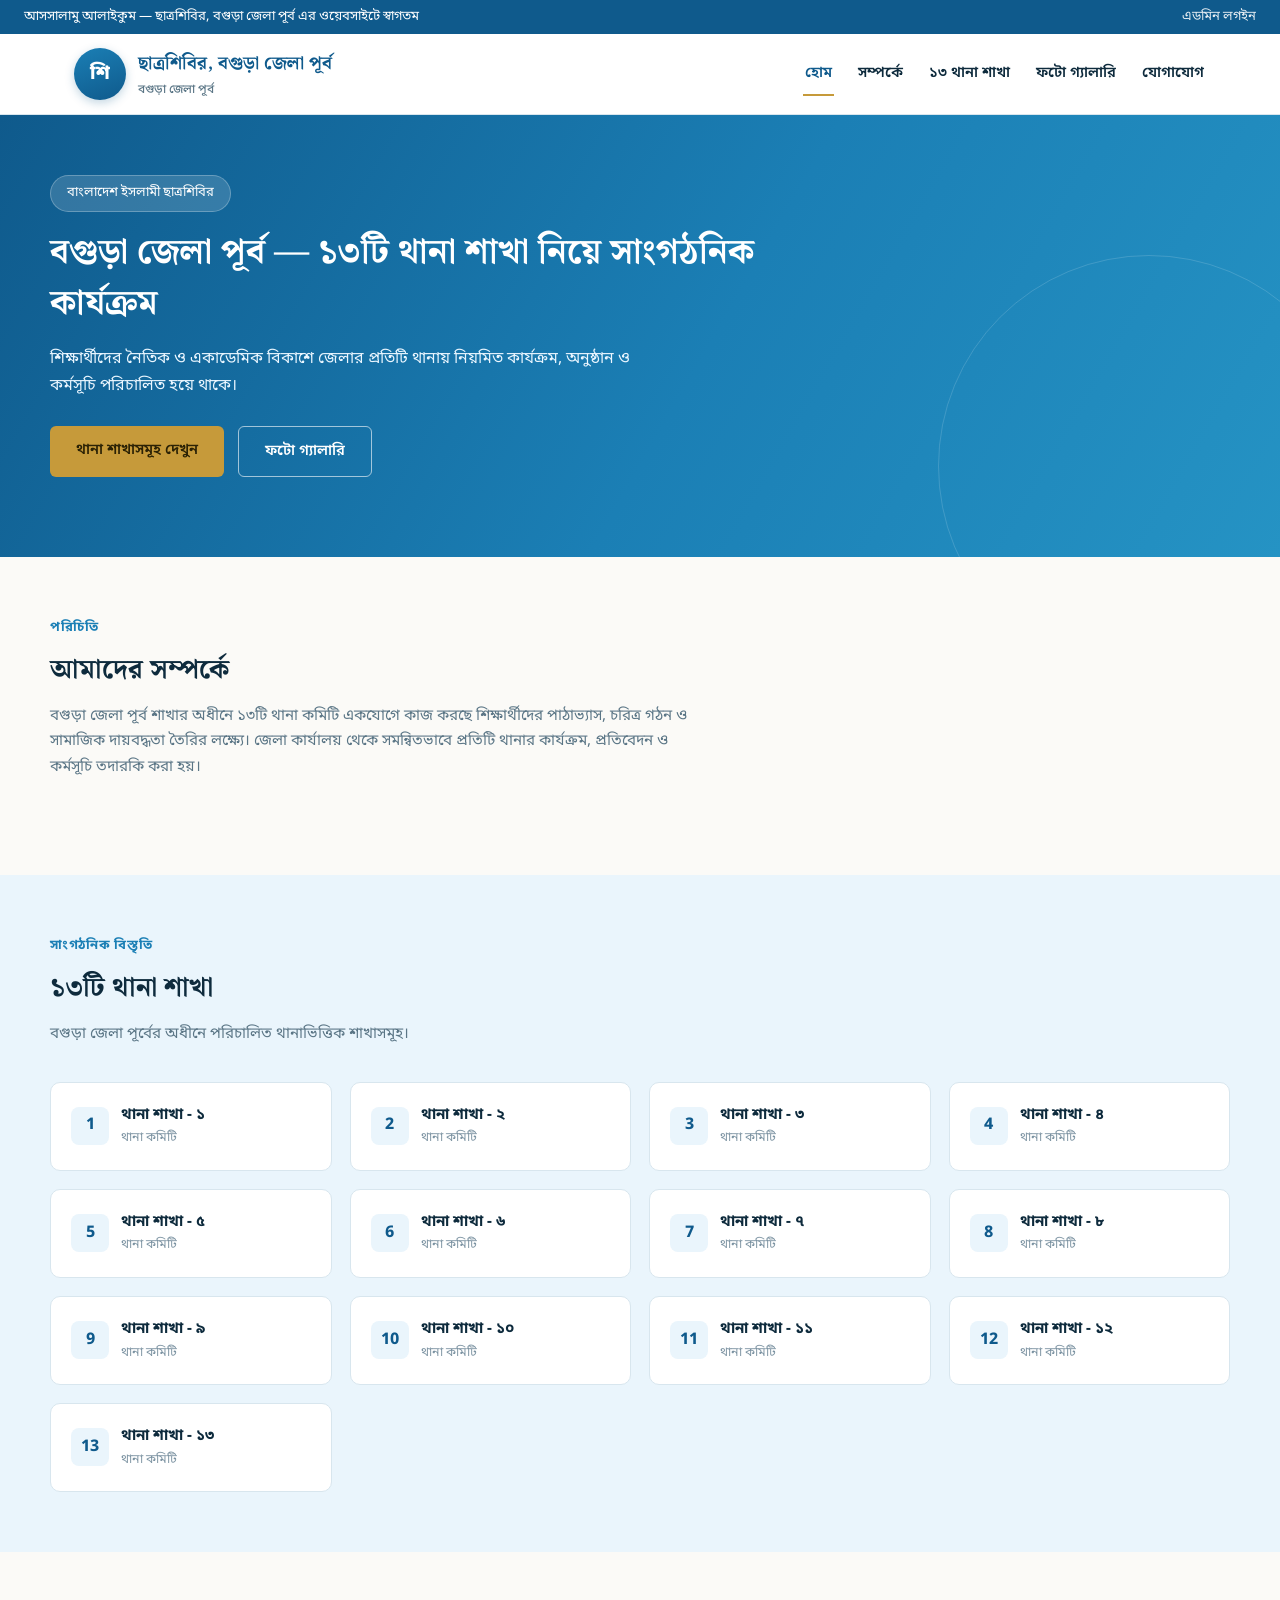
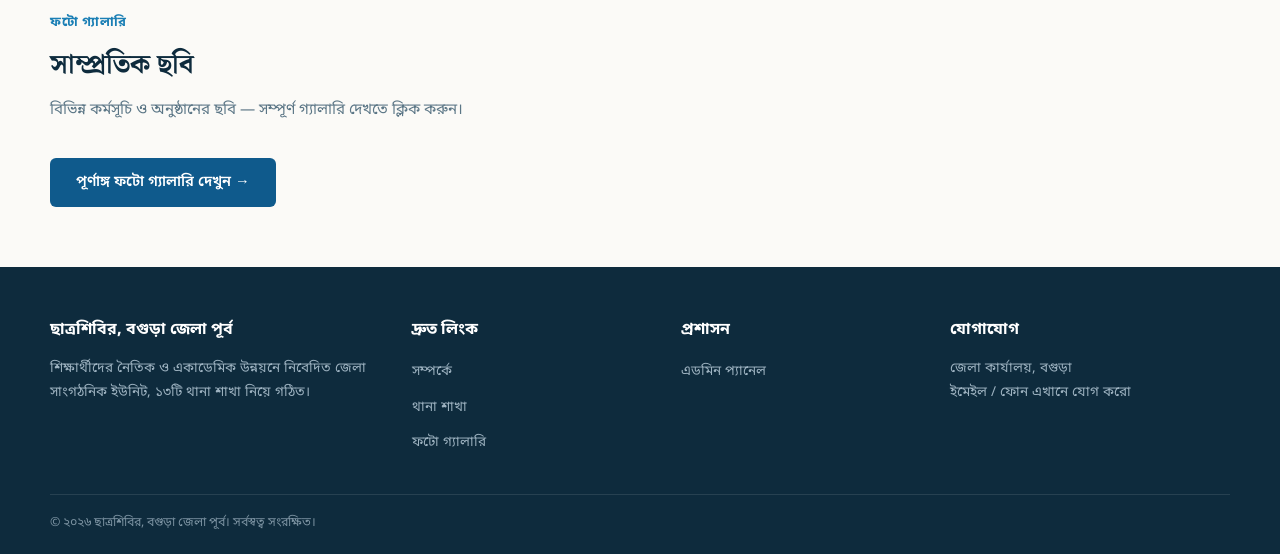
<file: index.html>
<!DOCTYPE html>
<html lang="bn">
<head>
<meta charset="UTF-8">
<meta name="viewport" content="width=device-width, initial-scale=1.0">
<title>বাংলাদেশ ইসলামী ছাত্রশিবির — বগুড়া জেলা পূর্ব</title>
<link rel="preconnect" href="https://fonts.googleapis.com">
<link rel="preconnect" href="https://fonts.gstatic.com" crossorigin>
<link href="https://fonts.googleapis.com/css2?family=Noto+Sans+Bengali:wght@400;500;600;700;800&family=Noto+Serif+Bengali:wght@500;600;700&display=swap" rel="stylesheet">
<link rel="stylesheet" href="styles.css">
</head>
<body>

<div class="topbar">
  <div>আসসালামু আলাইকুম — <span id="topbar-org"></span> এর ওয়েবসাইটে স্বাগতম</div>
  <div style="display:flex;gap:16px;"><a href="admin.html">এডমিন লগইন</a></div>
</div>

<header class="site-header">
  <div class="header-inner">
    <div class="brand-wrap">
      <div class="logo-mark">শি</div>
      <div class="brand">
        <h1 id="brand-name">ছাত্রশিবির</h1>
        <span>বগুড়া জেলা পূর্ব</span>
      </div>
    </div>
    <nav class="main-nav">
      <a href="#home" class="active">হোম</a>
      <a href="#about">সম্পর্কে</a>
      <a href="#branches">১৩ থানা শাখা</a>
      <a href="gallery.html">ফটো গ্যালারি</a>
      <a href="#contact">যোগাযোগ</a>
    </nav>
  </div>
</header>

<section class="hero" id="home">
  <div class="hero-inner">
    <span class="eyebrow">বাংলাদেশ ইসলামী ছাত্রশিবির</span>
    <h2 id="hero-title">বগুড়া জেলা পূর্ব — ১৩টি থানা শাখা নিয়ে সাংগঠনিক কার্যক্রম</h2>
    <p>শিক্ষার্থীদের নৈতিক ও একাডেমিক বিকাশে জেলার প্রতিটি থানায় নিয়মিত কার্যক্রম, অনুষ্ঠান ও কর্মসূচি পরিচালিত হয়ে থাকে।</p>
    <div class="hero-actions">
      <a href="#branches" class="btn btn-gold">থানা শাখাসমূহ দেখুন</a>
      <a href="gallery.html" class="btn btn-outline">ফটো গ্যালারি</a>
    </div>
  </div>
</section>

<section id="about">
  <div class="section-inner">
    <div class="section-head">
      <span class="kicker">পরিচিতি</span>
      <h3>আমাদের সম্পর্কে</h3>
      <p>বগুড়া জেলা পূর্ব শাখার অধীনে ১৩টি থানা কমিটি একযোগে কাজ করছে শিক্ষার্থীদের পাঠাভ্যাস, চরিত্র গঠন ও সামাজিক দায়বদ্ধতা তৈরির লক্ষ্যে। জেলা কার্যালয় থেকে সমন্বিতভাবে প্রতিটি থানার কার্যক্রম, প্রতিবেদন ও কর্মসূচি তদারকি করা হয়।</p>
    </div>
  </div>
</section>

<section id="branches" style="background:var(--sky-pale);">
  <div class="section-inner">
    <div class="section-head">
      <span class="kicker">সাংগঠনিক বিস্তৃতি</span>
      <h3>১৩টি থানা শাখা</h3>
      <p>বগুড়া জেলা পূর্বের অধীনে পরিচালিত থানাভিত্তিক শাখাসমূহ।</p>
    </div>
    <div class="branch-grid" id="branch-grid"></div>
  </div>
</section>

<section id="gallery-preview">
  <div class="section-inner">
    <div class="section-head">
      <span class="kicker">ফটো গ্যালারি</span>
      <h3>সাম্প্রতিক ছবি</h3>
      <p>বিভিন্ন কর্মসূচি ও অনুষ্ঠানের ছবি — সম্পূর্ণ গ্যালারি দেখতে ক্লিক করুন।</p>
    </div>
    <a href="gallery.html" class="btn btn-sky">পূর্ণাঙ্গ ফটো গ্যালারি দেখুন →</a>
  </div>
</section>

<footer id="contact">
  <div class="footer-grid">
    <div>
      <h5 id="footer-org">ছাত্রশিবির, বগুড়া জেলা পূর্ব</h5>
      <p>শিক্ষার্থীদের নৈতিক ও একাডেমিক উন্নয়নে নিবেদিত জেলা সাংগঠনিক ইউনিট, ১৩টি থানা শাখা নিয়ে গঠিত।</p>
    </div>
    <div>
      <h5>দ্রুত লিংক</h5>
      <ul>
        <li><a href="#about">সম্পর্কে</a></li>
        <li><a href="#branches">থানা শাখা</a></li>
        <li><a href="gallery.html">ফটো গ্যালারি</a></li>
      </ul>
    </div>
    <div>
      <h5>প্রশাসন</h5>
      <ul><li><a href="admin.html">এডমিন প্যানেল</a></li></ul>
    </div>
    <div>
      <h5>যোগাযোগ</h5>
      <p>জেলা কার্যালয়, বগুড়া<br>ইমেইল / ফোন এখানে যোগ করো</p>
    </div>
  </div>
  <div class="foot-bottom">
    <span>© ২০২৬ <span id="foot-org-bottom">ছাত্রশিবির, বগুড়া জেলা পূর্ব</span>। সর্বস্বত্ব সংরক্ষিত।</span>
  </div>
</footer>

<script src="config.js"></script>
<script>
  document.getElementById('topbar-org').textContent = ORG_NAME_SHORT;
  document.getElementById('brand-name').textContent = ORG_NAME_SHORT.split('—')[0].trim() || 'ছাত্রশিবির';
  document.getElementById('footer-org').textContent = ORG_NAME_SHORT;
  document.getElementById('foot-org-bottom').textContent = ORG_NAME_SHORT;

  const grid = document.getElementById('branch-grid');
  THANA_BRANCHES.forEach((b, i) => {
    const card = document.createElement('div');
    card.className = 'branch-card';
    card.innerHTML = `<div class="n">${i+1}</div><div><h5>${b.name}</h5><p>${b.info || 'থানা কমিটি'}</p></div>`;
    grid.appendChild(card);
  });
</script>
</body>
</html>
</file>
<file: styles.css>
:root{
  --sky-deep:#0F5A8C;
  --sky:#1B7FB5;
  --sky-light:#5FAFDA;
  --sky-pale:#EAF5FC;
  --ink:#0E2B3D;
  --gold:#C69A3A;
  --paper:#FBFAF7;
  --line:#D8E6EE;
  --danger:#c0392b;
}
*{box-sizing:border-box;margin:0;padding:0;}
html{scroll-behavior:smooth;}
body{
  font-family:'Noto Sans Bengali', sans-serif;
  background:var(--paper);
  color:var(--ink);
  line-height:1.7;
}
h1,h2,h3,.brand{font-family:'Noto Serif Bengali', serif;}
a{text-decoration:none;color:inherit;}
img{max-width:100%;display:block;}

/* Top bar */
.topbar{
  background:var(--sky-deep);color:#fff;font-size:.82rem;
  padding:6px 24px;display:flex;justify-content:space-between;flex-wrap:wrap;gap:6px;
}
.topbar a{opacity:.9;}
.topbar a:hover{opacity:1;text-decoration:underline;}

/* Header */
header.site-header{background:#fff;border-bottom:1px solid var(--line);position:sticky;top:0;z-index:50;}
.header-inner{max-width:1180px;margin:0 auto;display:flex;align-items:center;justify-content:space-between;padding:14px 24px;flex-wrap:wrap;gap:10px;}
.brand-wrap{display:flex;align-items:center;gap:12px;}
.logo-mark{
  width:52px;height:52px;border-radius:50%;
  background:linear-gradient(160deg,var(--sky) 0%, var(--sky-deep) 100%);
  display:flex;align-items:center;justify-content:center;color:#fff;font-weight:800;font-size:1.2rem;
  box-shadow:0 3px 10px rgba(15,90,140,.25);flex-shrink:0;
}
.brand h1{font-size:1.15rem;color:var(--sky-deep);font-weight:700;}
.brand span{display:block;font-size:.75rem;color:#5b7686;font-family:'Noto Sans Bengali';font-weight:500;}
nav.main-nav{display:flex;gap:22px;flex-wrap:wrap;}
nav.main-nav a{font-weight:600;font-size:.92rem;color:var(--ink);padding:8px 2px;border-bottom:2px solid transparent;transition:.2s;}
nav.main-nav a:hover,nav.main-nav a.active{color:var(--sky-deep);border-color:var(--gold);}

/* Hero */
.hero{
  position:relative;color:#fff;padding:60px 24px 80px;overflow:hidden;
  background:linear-gradient(120deg, var(--sky-deep) 0%, var(--sky) 55%, #2593c4 100%);
}
.hero::after{content:"";position:absolute;right:-80px;bottom:-120px;width:420px;height:420px;border-radius:50%;border:1px solid rgba(255,255,255,.15);}
.hero-inner{max-width:1180px;margin:0 auto;position:relative;z-index:2;}
.eyebrow{display:inline-block;background:rgba(255,255,255,.15);padding:6px 16px;border-radius:20px;font-size:.82rem;margin-bottom:16px;border:1px solid rgba(255,255,255,.25);}
.hero h2{font-size:2.2rem;max-width:720px;line-height:1.45;margin-bottom:16px;}
.hero p{max-width:600px;font-size:1rem;color:#EAF6FF;margin-bottom:26px;}
.hero-actions{display:flex;gap:14px;flex-wrap:wrap;}
.btn{display:inline-block;padding:12px 26px;border-radius:6px;font-weight:600;font-size:.92rem;transition:.2s;border:none;cursor:pointer;font-family:inherit;}
.btn-gold{background:var(--gold);color:#2b2205;}
.btn-gold:hover{background:#d8ab45;}
.btn-outline{border:1px solid rgba(255,255,255,.6);color:#fff;background:transparent;}
.btn-outline:hover{background:rgba(255,255,255,.12);}
.btn-sky{background:var(--sky-deep);color:#fff;}
.btn-sky:hover{background:var(--sky);}
.btn-danger{background:var(--danger);color:#fff;}
.btn-danger:hover{background:#a5301f;}

section{padding:60px 24px;}
.section-inner{max-width:1180px;margin:0 auto;}
.section-head{margin-bottom:34px;max-width:640px;}
.section-head .kicker{color:var(--sky);font-weight:700;font-size:.82rem;letter-spacing:.05em;text-transform:uppercase;margin-bottom:8px;display:block;}
.section-head h3{font-size:1.7rem;color:var(--ink);}
.section-head p{color:#5b7686;margin-top:10px;font-size:.95rem;}

/* Branch grid */
.branch-grid{display:grid;grid-template-columns:repeat(4,1fr);gap:18px;}
.branch-card{
  background:#fff;border:1px solid var(--line);border-radius:10px;padding:20px;
  display:flex;align-items:center;gap:12px;transition:.2s;
}
.branch-card:hover{box-shadow:0 10px 24px rgba(15,60,90,.1);transform:translateY(-2px);}
.branch-card .n{
  width:38px;height:38px;border-radius:8px;background:var(--sky-pale);color:var(--sky-deep);
  display:flex;align-items:center;justify-content:center;font-weight:700;flex-shrink:0;
}
.branch-card h5{font-size:.95rem;}
.branch-card p{font-size:.78rem;color:#7c93a2;}

/* Gallery */
.gallery-grid{display:grid;grid-template-columns:repeat(4,1fr);gap:14px;}
.gallery-item{
  position:relative;border-radius:8px;overflow:hidden;aspect-ratio:1/1;background:var(--sky-pale);cursor:pointer;
}
.gallery-item img{width:100%;height:100%;object-fit:cover;transition:.3s;}
.gallery-item:hover img{transform:scale(1.06);}
.gallery-caption{
  position:absolute;left:0;right:0;bottom:0;padding:8px 10px;
  background:linear-gradient(to top, rgba(0,0,0,.65), transparent);
  color:#fff;font-size:.75rem;opacity:0;transition:.2s;
}
.gallery-item:hover .gallery-caption{opacity:1;}
.gallery-empty, .loading-msg{grid-column:1/-1;text-align:center;color:#7c93a2;padding:40px 0;}

/* Lightbox */
.lightbox{
  position:fixed;inset:0;background:rgba(10,25,35,.92);display:none;
  align-items:center;justify-content:center;z-index:200;padding:24px;
}
.lightbox.open{display:flex;}
.lightbox img{max-width:90vw;max-height:82vh;border-radius:6px;}
.lightbox-caption{color:#fff;text-align:center;margin-top:12px;font-size:.9rem;}
.lightbox-close{position:absolute;top:20px;right:28px;color:#fff;font-size:2rem;cursor:pointer;background:none;border:none;}

/* Footer */
footer{background:var(--ink);color:#c9d8e2;padding:50px 24px 20px;}
.footer-grid{max-width:1180px;margin:0 auto;display:grid;grid-template-columns:1.4fr 1fr 1fr 1.2fr;gap:36px;padding-bottom:30px;border-bottom:1px solid rgba(255,255,255,.1);}
.footer-grid h5{color:#fff;font-size:1rem;margin-bottom:14px;}
.footer-grid p{font-size:.85rem;color:#9db2c0;}
.footer-grid ul{list-style:none;}
.footer-grid li{margin-bottom:8px;}
.footer-grid a{font-size:.85rem;color:#9db2c0;}
.footer-grid a:hover{color:#fff;}
.foot-bottom{max-width:1180px;margin:18px auto 0;display:flex;justify-content:space-between;font-size:.78rem;color:#7c93a2;flex-wrap:wrap;gap:10px;}

/* Admin */
.admin-wrap{max-width:720px;margin:0 auto;padding:50px 24px;}
.admin-card{background:#fff;border:1px solid var(--line);border-radius:12px;padding:32px;box-shadow:0 10px 30px rgba(15,60,90,.08);}
.admin-card h2{color:var(--sky-deep);margin-bottom:6px;}
.admin-card .sub{color:#7c93a2;font-size:.88rem;margin-bottom:24px;}
.field{margin-bottom:16px;}
.field label{display:block;font-size:.85rem;font-weight:600;margin-bottom:6px;color:#42596a;}
.field input[type=email],.field input[type=password],.field input[type=text]{
  width:100%;padding:11px 14px;border:1px solid var(--line);border-radius:6px;font-family:inherit;font-size:.92rem;
}
.dropzone{
  border:2px dashed var(--sky-light);border-radius:10px;padding:34px;text-align:center;
  color:var(--sky-deep);cursor:pointer;background:var(--sky-pale);margin-bottom:16px;
}
.dropzone.drag{background:#dcf0fa;}
#file-input{display:none;}
.upload-row{display:flex;gap:10px;align-items:center;padding:8px 0;border-bottom:1px solid var(--line);font-size:.85rem;}
.upload-row .bar{flex:1;height:6px;background:var(--line);border-radius:4px;overflow:hidden;}
.upload-row .bar span{display:block;height:100%;background:var(--sky-deep);width:0%;transition:.2s;}
.admin-thumb{width:40px;height:40px;object-fit:cover;border-radius:4px;}
.msg{padding:10px 14px;border-radius:6px;font-size:.85rem;margin-bottom:16px;}
.msg.error{background:#fdecea;color:var(--danger);}
.msg.ok{background:#e6f6ec;color:#1e7e42;}
.admin-gallery{display:grid;grid-template-columns:repeat(auto-fill,minmax(110px,1fr));gap:10px;margin-top:22px;}
.admin-photo{position:relative;border-radius:6px;overflow:hidden;aspect-ratio:1/1;}
.admin-photo img{width:100%;height:100%;object-fit:cover;}
.admin-photo button{
  position:absolute;top:4px;right:4px;background:rgba(192,57,43,.9);color:#fff;border:none;
  border-radius:4px;font-size:.7rem;padding:3px 6px;cursor:pointer;
}

@media(max-width:900px){
  nav.main-nav{display:none;}
  .hero h2{font-size:1.7rem;}
  .branch-grid,.gallery-grid{grid-template-columns:repeat(2,1fr);}
  .footer-grid{grid-template-columns:1fr 1fr;}
}
</file>
